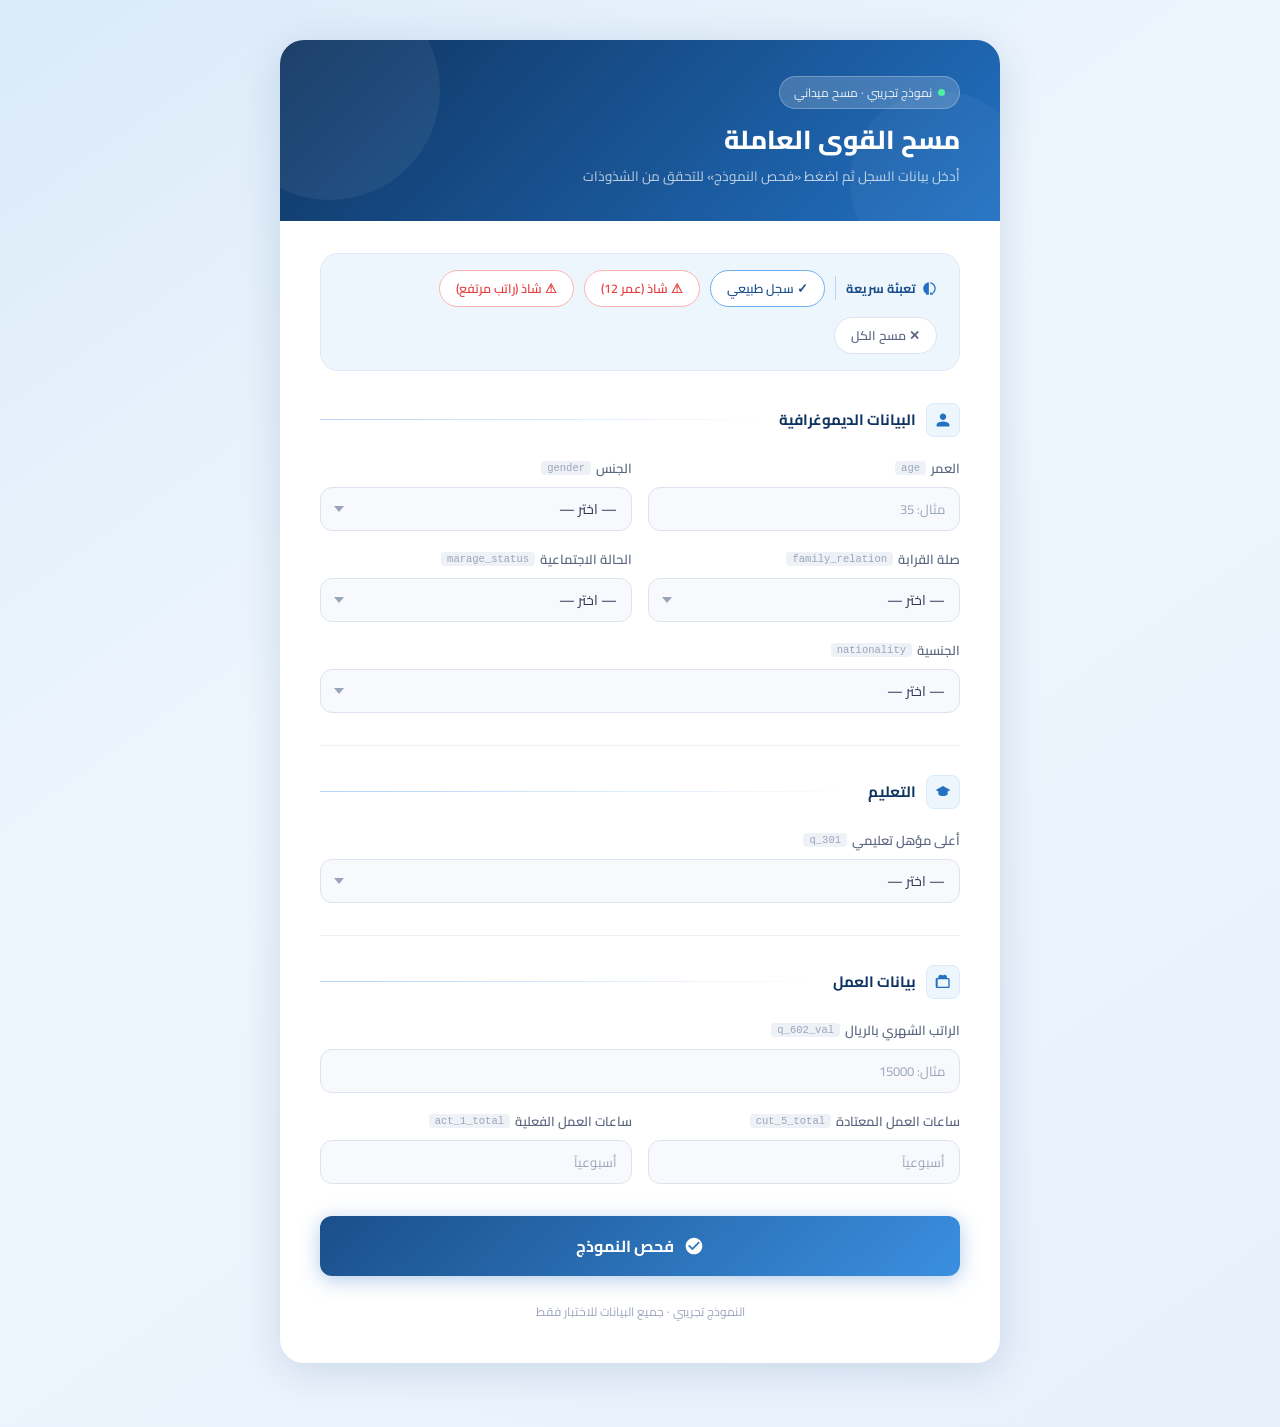
<file: data/de.html>
<!DOCTYPE html>
<html lang="ar" dir="rtl">
<head>
<meta charset="UTF-8">
<meta name="viewport" content="width=device-width, initial-scale=1.0">
<title>نموذج تجريبي: مسح القوى العاملة</title>
<link href="https://fonts.googleapis.com/css2?family=Cairo:wght@300;400;500;600;700;800&display=swap" rel="stylesheet">
<style>
  *, *::before, *::after { box-sizing: border-box; margin: 0; padding: 0; }
  :root {
    --blue-700: #0f3460; --blue-600: #1a4f8a; --blue-500: #2271c3;
    --blue-400: #3b8fe0; --blue-300: #6db0f0; --blue-200: #b3d4f8;
    --blue-100: #daeaf9; --blue-50: #eef6fd;
    --white: #ffffff; --gray-50: #f7f9fc; --gray-100: #eef1f6;
    --gray-200: #dde3ee; --gray-400: #9aa5bc; --gray-600: #5a6680; --gray-800: #2d3654;
    --green-600: #276749; --green-400: #38a169; --green-100: #c6f6d5; --green-50: #f0fff4;
    --red-600: #c53030; --red-400: #e53e3e; --red-100: #fed7d7; --red-50: #fff5f5;
    --radius-sm: 8px; --radius-md: 12px; --radius-lg: 18px; --radius-xl: 24px;
    --shadow-lg: 0 8px 40px rgba(30,60,120,0.15);
    --tr: 0.2s cubic-bezier(0.4,0,0.2,1);
  }
  html { scroll-behavior: smooth; }
  body {
    font-family: 'Cairo', sans-serif;
    background: linear-gradient(145deg, #daeaf9 0%, #eef6fd 40%, #e8f0fb 100%);
    min-height: 100vh; display: flex; align-items: flex-start;
    justify-content: center; padding: 2.5rem 1rem 4rem; color: var(--gray-800);
  }

  /* Card */
  .card { width: 100%; max-width: 720px; background: var(--white); border-radius: var(--radius-xl); box-shadow: var(--shadow-lg); overflow: hidden; animation: slideUp 0.5s cubic-bezier(0.4,0,0.2,1) both; }
  @keyframes slideUp { from{opacity:0;transform:translateY(28px);}to{opacity:1;transform:translateY(0);} }

  /* Header */
  .card-header { background: linear-gradient(135deg, var(--blue-700) 0%, var(--blue-500) 100%); padding: 2.2rem 2.5rem 2rem; position: relative; overflow: hidden; }
  .card-header::before { content:''; position:absolute; top:-60px; left:-60px; width:220px; height:220px; border-radius:50%; background:rgba(255,255,255,0.06); }
  .card-header::after  { content:''; position:absolute; bottom:-50px; right:-30px; width:180px; height:180px; border-radius:50%; background:rgba(255,255,255,0.04); }
  .header-badge { display:inline-flex; align-items:center; gap:6px; background:rgba(255,255,255,0.18); border:1px solid rgba(255,255,255,0.25); border-radius:50px; padding:4px 14px; font-size:12px; color:rgba(255,255,255,0.9); margin-bottom:14px; position:relative; z-index:1; }
  .header-badge .dot { width:7px; height:7px; background:#4df0a0; border-radius:50%; animation:pulse 1.8s infinite; }
  @keyframes pulse { 0%,100%{opacity:1;transform:scale(1);}50%{opacity:0.5;transform:scale(1.3);} }
  .card-header h1 { font-size:26px; font-weight:800; color:var(--white); position:relative; z-index:1; line-height:1.3; margin-bottom:6px; }
  .card-header p  { font-size:13.5px; color:rgba(255,255,255,0.72); position:relative; z-index:1; }

  /* Body */
  .card-body { padding: 2rem 2.5rem 2.5rem; }

  /* Quick fill */
  .quick-fill { background:var(--blue-50); border:1px solid var(--blue-100); border-radius:var(--radius-lg); padding:1rem 1.4rem; margin-bottom:2rem; display:flex; align-items:center; gap:10px; flex-wrap:wrap; }
  .qf-label { font-size:12.5px; font-weight:700; color:var(--blue-600); flex-shrink:0; display:flex; align-items:center; gap:6px; }
  .qf-label svg { width:15px; height:15px; fill:var(--blue-500); }
  .qf-divider { width:1px; height:24px; background:var(--blue-200); flex-shrink:0; }
  .qf-btn { font-family:'Cairo',sans-serif; font-size:12.5px; font-weight:600; padding:6px 16px; border-radius:50px; border:1.5px solid var(--blue-300); background:var(--white); color:var(--blue-600); cursor:pointer; transition:all var(--tr); white-space:nowrap; }
  .qf-btn:hover  { background:var(--blue-500); color:var(--white); border-color:var(--blue-500); transform:translateY(-1px); box-shadow:0 3px 10px rgba(34,113,195,0.25); }
  .qf-btn.danger { border-color:#feb2b2; color:var(--red-400); }
  .qf-btn.danger:hover { background:var(--red-400); color:var(--white); border-color:var(--red-400); box-shadow:0 3px 10px rgba(229,62,62,0.2); }
  .qf-btn.clear  { border-color:var(--gray-200); color:var(--gray-600); }
  .qf-btn.clear:hover { background:var(--gray-100); color:var(--gray-800); border-color:var(--gray-400); box-shadow:none; }

  /* Section */
  .section { margin-bottom:2rem; }
  .section-head { display:flex; align-items:center; gap:10px; margin-bottom:1.2rem; }
  .section-icon { width:34px; height:34px; border-radius:var(--radius-sm); background:var(--blue-50); border:1px solid var(--blue-100); display:flex; align-items:center; justify-content:center; flex-shrink:0; }
  .section-icon svg { width:16px; height:16px; fill:var(--blue-500); }
  .section-title { font-size:15px; font-weight:700; color:var(--blue-700); }
  .section-line  { flex:1; height:1px; background:linear-gradient(to left,transparent,var(--blue-200)); }

  /* Grid */
  .grid-2 { display:grid; grid-template-columns:1fr 1fr; gap:1rem; }
  .col-span-2 { grid-column:1/-1; }

  /* Field */
  .field { display:flex; flex-direction:column; gap:7px; }
  .field label { font-size:13px; font-weight:600; color:var(--gray-600); display:flex; align-items:center; gap:5px; }
  .field label .code { font-size:10.5px; font-weight:500; font-family:'Courier New',monospace; color:var(--gray-400); background:var(--gray-100); padding:1px 6px; border-radius:4px; }
  .field input, .field select { width:100%; height:44px; padding:0 14px; border-radius:var(--radius-md); border:1.5px solid var(--gray-200); background:var(--gray-50); font-family:'Cairo',sans-serif; font-size:14px; color:var(--gray-800); direction:rtl; text-align:right; outline:none; transition:all var(--tr); appearance:none; -webkit-appearance:none; }
  .field input::placeholder { color:var(--gray-400); font-size:13px; }
  .field input:hover, .field select:hover { border-color:var(--blue-300); background:var(--white); }
  .field input:focus, .field select:focus { border-color:var(--blue-400); background:var(--white); box-shadow:0 0 0 4px rgba(59,143,224,0.12); }
  .field input.invalid, .field select.invalid { border-color:var(--red-400); box-shadow:0 0 0 4px rgba(229,62,62,0.10); }
  .select-wrap { position:relative; }
  .select-wrap::after { content:''; position:absolute; left:14px; top:50%; transform:translateY(-50%); width:0; height:0; border-left:5px solid transparent; border-right:5px solid transparent; border-top:6px solid var(--gray-400); pointer-events:none; transition:border-color var(--tr); }
  .select-wrap:focus-within::after { border-top-color:var(--blue-500); }
  .select-wrap select { padding-left:36px; cursor:pointer; }

  /* Submit */
  .btn-check { width:100%; margin-top:0.5rem; padding:15px 24px; background:linear-gradient(135deg,var(--blue-600) 0%,var(--blue-400) 100%); color:var(--white); font-family:'Cairo',sans-serif; font-size:16px; font-weight:700; border:none; border-radius:var(--radius-md); cursor:pointer; display:flex; align-items:center; justify-content:center; gap:10px; transition:all var(--tr); box-shadow:0 4px 20px rgba(34,113,195,0.35); }
  .btn-check svg { width:20px; height:20px; fill:var(--white); flex-shrink:0; }
  .btn-check:hover  { transform:translateY(-2px); box-shadow:0 8px 28px rgba(34,113,195,0.45); }
  .btn-check:active { transform:translateY(0); }

  .divider { border:none; border-top:1px solid var(--gray-100); margin:1.8rem 0; }
  .footer-note { text-align:center; font-size:12px; color:var(--gray-400); margin-top:1.5rem; }

  /* ══ MODAL ══ */
  .modal-overlay { display:none; position:fixed; inset:0; z-index:1000; background:rgba(15,30,60,0.50); backdrop-filter:blur(4px); align-items:center; justify-content:center; padding:1rem; }
  .modal-overlay.open { display:flex; animation:fadeOv 0.25s ease both; }
  @keyframes fadeOv { from{opacity:0;}to{opacity:1;} }
  .modal { width:100%; max-width:480px; background:var(--white); border-radius:var(--radius-xl); box-shadow:0 24px 64px rgba(15,30,80,0.25); overflow:hidden; animation:modalUp 0.3s cubic-bezier(0.34,1.4,0.64,1) both; direction:rtl; }
  @keyframes modalUp { from{opacity:0;transform:translateY(32px) scale(0.95);}to{opacity:1;transform:translateY(0) scale(1);} }

  .modal-header { display:flex; align-items:center; justify-content:space-between; padding:1.3rem 1.5rem 1rem; border-bottom:1px solid var(--gray-100); }
  .modal-title  { font-size:17px; font-weight:800; color:var(--gray-800); display:flex; align-items:center; gap:8px; }
  .modal-title svg { width:18px; height:18px; fill:var(--blue-500); }
  .modal-close  { width:32px; height:32px; border-radius:50%; border:1.5px solid var(--gray-200); background:var(--white); display:flex; align-items:center; justify-content:center; cursor:pointer; transition:all var(--tr); font-size:15px; color:var(--gray-600); font-family:'Cairo',sans-serif; }
  .modal-close:hover { background:var(--gray-100); border-color:var(--gray-400); color:var(--gray-800); }

  .modal-body { padding:1.25rem 1.5rem 1.5rem; display:flex; flex-direction:column; gap:0.9rem; }

  /* Status banner */
  .status-banner { border-radius:var(--radius-md); padding:1rem 1.25rem; display:flex; align-items:center; justify-content:flex-end; gap:10px; font-size:16px; font-weight:700; }
  .status-banner.clean   { background:var(--green-50); border:1.5px solid var(--green-100); color:var(--green-600); }
  .status-banner.anomaly { background:var(--red-50);   border:1.5px solid var(--red-100);   color:var(--red-600); }

  /* AI box */
  .ai-box { background:var(--gray-50); border-radius:var(--radius-md); border:1px solid var(--gray-200); padding:1rem 1.1rem; display:none; }
  .ai-box.visible { display:block; }
  .ai-box-header { display:flex; align-items:center; gap:7px; font-size:13px; font-weight:700; color:var(--blue-600); margin-bottom:8px; }
  .ai-box-header svg { width:15px; height:15px; fill:var(--blue-400); }
  .ai-box p { font-size:13px; color:var(--gray-600); line-height:1.85; text-align:right; }

  /* Score rows */
  .score-row { display:flex; align-items:center; justify-content:space-between; padding:0.85rem 1rem; border-radius:var(--radius-md); border:1px solid var(--gray-200); background:var(--white); border-right:4px solid var(--gray-200); }
  .score-row.ok-row  { border-right-color:var(--green-400); }
  .score-row.bad-row { border-right-color:var(--red-400); }
  .score-name { font-size:14px; font-weight:700; color:var(--gray-800); }
  .score-val  { font-size:13.5px; font-weight:700; }
  .score-val.ok  { color:var(--green-600); }
  .score-val.bad { color:var(--red-600); }

  @media(max-width:560px){
    body{padding:1rem 0.75rem 3rem;}
    .card-header,.card-body{padding:1.5rem;}
    .card-header h1{font-size:21px;}
    .grid-2{grid-template-columns:1fr;}
    .col-span-2{grid-column:auto;}
  }
</style>
</head>
<body>

<!-- FORM CARD -->
<div class="card">
  <div class="card-header">
    <div class="header-badge"><span class="dot"></span>نموذج تجريبي · مسح ميداني</div>
    <h1>مسح القوى العاملة</h1>
    <p>أدخل بيانات السجل ثم اضغط «فحص النموذج» للتحقق من الشذوذات</p>
  </div>

  <div class="card-body">

    <div class="quick-fill">
      <span class="qf-label">
        <svg viewBox="0 0 24 24"><path d="M13 2.05v2.02c3.95.49 7 3.85 7 7.93 0 3.21-1.81 6.01-4.5 7.5L13 17v5h5l-1.22-1.22C19.91 19.07 22 15.76 22 12c0-5.18-3.95-9.45-9-9.95zM11 2.05C5.95 2.55 2 6.82 2 12c0 3.76 2.09 7.07 5.22 8.78L6 22h5V2.05z"/></svg>
        تعبئة سريعة
      </span>
      <div class="qf-divider"></div>
      <button class="qf-btn"        onclick="fillNormal()">✓ سجل طبيعي</button>
      <button class="qf-btn danger" onclick="fillAnomaly1()">⚠ شاذ (عمر 12)</button>
      <button class="qf-btn danger" onclick="fillAnomaly2()">⚠ شاذ (راتب مرتفع)</button>
      <button class="qf-btn clear"  onclick="clearAll()">✕ مسح الكل</button>
    </div>

    <!-- Section 1: Demographics -->
    <div class="section">
      <div class="section-head">
        <div class="section-icon"><svg viewBox="0 0 24 24"><path d="M12 12c2.7 0 4.8-2.1 4.8-4.8S14.7 2.4 12 2.4 7.2 4.5 7.2 7.2 9.3 12 12 12zm0 2.4c-3.2 0-9.6 1.6-9.6 4.8v2.4h19.2v-2.4c0-3.2-6.4-4.8-9.6-4.8z"/></svg></div>
        <span class="section-title">البيانات الديموغرافية</span>
        <div class="section-line"></div>
      </div>
      <div class="grid-2">
        <div class="field">
          <label>العمر <span class="code">age</span></label>
          <input type="number" id="age" min="1" max="120" placeholder="مثال: 35">
        </div>
        <div class="field">
          <label>الجنس <span class="code">gender</span></label>
          <div class="select-wrap"><select id="gender"><option value="">— اختر —</option><option value="male">ذكر</option><option value="female">أنثى</option></select></div>
        </div>
        <div class="field">
          <label>صلة القرابة <span class="code">family_relation</span></label>
          <div class="select-wrap"><select id="family_relation"><option value="">— اختر —</option><option value="head">رئيس الأسرة</option><option value="spouse">زوج / زوجة</option><option value="son">ابن</option><option value="daughter">ابنة</option><option value="sibling">أخ</option><option value="relative">أقارب آخرون</option><option value="domestic">عمالة منزلية</option><option value="none">لا توجد صلة قرابة</option></select></div>
        </div>
        <div class="field">
          <label>الحالة الاجتماعية <span class="code">marage_status</span></label>
          <div class="select-wrap"><select id="marage_status"><option value="">— اختر —</option><option value="single">لم يسبق الزواج</option><option value="married">متزوج / متزوجة</option><option value="divorced">مطلق / مطلقة</option><option value="widowed">أرمل / أرملة</option></select></div>
        </div>
        <div class="field col-span-2">
          <label>الجنسية <span class="code">nationality</span></label>
          <div class="select-wrap"><select id="nationality"><option value="">— اختر —</option><option value="sa">سعودي</option><option value="eg">مصري</option><option value="ye">يمني</option><option value="pk">باكستاني</option><option value="et">إثيوبي</option><option value="ph">فلبيني</option><option value="sd">سوداني</option><option value="jo">أردني</option><option value="lb">لبناني</option></select></div>
        </div>
      </div>
    </div>

    <hr class="divider">

    <!-- Section 2: Education -->
    <div class="section">
      <div class="section-head">
        <div class="section-icon"><svg viewBox="0 0 24 24"><path d="M12 3L1 9l4 2.18V15s0 3 7 3 7-3 7-3v-3.82L23 9 12 3zm6 8.99l-6 3.01-6-3.01V13l6 3 6-3v-.01z"/></svg></div>
        <span class="section-title">التعليم</span>
        <div class="section-line"></div>
      </div>
      <div class="field">
        <label>أعلى مؤهل تعليمي <span class="code">q_301</span></label>
        <div class="select-wrap"><select id="q_301"><option value="">— اختر —</option><option value="0">بدون تعليم رسمي</option><option value="1">ابتدائي (دون إكمال)</option><option value="2">التعليم الابتدائي</option><option value="3">التعليم المتوسط</option><option value="4">الثانوي (عام)</option><option value="5">الثانوي (مهني)</option><option value="6">دبلوم مشارك</option><option value="7">دبلوم متوسط</option><option value="8">بكالوريوس</option><option value="9">بكالوريوس (5 سنوات)</option><option value="10">ماجستير</option><option value="11">دكتوراه</option></select></div>
      </div>
    </div>

    <hr class="divider">

    <!-- Section 3: Work -->
    <div class="section">
      <div class="section-head">
        <div class="section-icon"><svg viewBox="0 0 24 24"><path d="M20 6h-2.18c.07-.44.18-.88.18-1.35C18 2.53 16.5 1 14.65 1c-1.2 0-2.16.55-2.77 1.39L12 3.25l-.88-1.86C10.51 1.55 9.55 1 8.35 1 6.5 1 5 2.53 5 4.65c0 .47.11.9.18 1.35H3c-1.1 0-2 .9-2 2v11c0 1.1.9 2 2 2h17c1.1 0 2-.9 2-2V8c0-1.1-.9-2-2-2zM20 19H4V8h16v11z"/></svg></div>
        <span class="section-title">بيانات العمل</span>
        <div class="section-line"></div>
      </div>
      <div class="grid-2">
        <div class="field col-span-2">
          <label>الراتب الشهري بالريال <span class="code">q_602_val</span></label>
          <input type="number" id="q_602_val" min="0" placeholder="مثال: 15000">
        </div>
        <div class="field">
          <label>ساعات العمل المعتادة <span class="code">cut_5_total</span></label>
          <input type="number" id="cut_5_total" min="0" max="168" placeholder="أسبوعياً">
        </div>
        <div class="field">
          <label>ساعات العمل الفعلية <span class="code">act_1_total</span></label>
          <input type="number" id="act_1_total" min="0" max="168" placeholder="أسبوعياً">
        </div>
      </div>
    </div>

    <button class="btn-check" onclick="checkForm()">
      <svg viewBox="0 0 24 24"><path d="M12 2C6.48 2 2 6.48 2 12s4.48 10 10 10 10-4.48 10-10S17.52 2 12 2zm-2 15l-5-5 1.41-1.41L10 14.17l7.59-7.59L19 8l-9 9z"/></svg>
      فحص النموذج
    </button>

    <p class="footer-note">النموذج تجريبي · جميع البيانات للاختبار فقط</p>
  </div>
</div>


<!-- MODAL -->
<div class="modal-overlay" id="modalOverlay" onclick="outsideClose(event)">
  <div class="modal">

    <div class="modal-header">
      <div class="modal-title">
        <svg viewBox="0 0 24 24"><path d="M12 2C6.48 2 2 6.48 2 12s4.48 10 10 10 10-4.48 10-10S17.52 2 12 2zm1 15h-2v-6h2v6zm0-8h-2V7h2v2z"/></svg>
        نتائج فحص سديد
      </div>
      <button class="modal-close" onclick="closeModal()">✕</button>
    </div>

    <div class="modal-body">

      <div class="status-banner" id="statusBanner">
        <span id="statusText"></span>
      </div>

      <div class="ai-box" id="aiBox">
        <div class="ai-box-header">
          <svg viewBox="0 0 24 24"><path d="M20 2H4c-1.1 0-2 .9-2 2v18l4-4h14c1.1 0 2-.9 2-2V4c0-1.1-.9-2-2-2zm0 14H6l-2 2V4h16v12z"/></svg>
          تفسير الذكاء الاصطناعي
        </div>
        <p id="aiText"></p>
      </div>

      <div class="score-row" id="geRow">
        <div class="score-name">قواعد الأعمال (GE)</div>
        <div class="score-val" id="geVal"></div>
      </div>

      <div class="score-row" id="svmRow">
        <div class="score-name">النموذج الإحصائي (SVM)</div>
        <div class="score-val" id="svmVal"></div>
      </div>

    </div>
  </div>
</div>


<script>
  const IDS = ['age','gender','family_relation','marage_status','nationality','q_301','q_602_val','cut_5_total','act_1_total'];
  const g = id => document.getElementById(id);
  const v = id => g(id).value;
  const s = (id,val) => { g(id).value = val; };

  function clearInvalid(){ IDS.forEach(id => g(id).classList.remove('invalid')); }

  function fillNormal(){
    clearInvalid();
    s('age',35); s('gender','male'); s('family_relation','head');
    s('marage_status','married'); s('nationality','sa'); s('q_301','8');
    s('q_602_val',8000); s('cut_5_total',40); s('act_1_total',42);
  }
  function fillAnomaly1(){
    clearInvalid();
    s('age',12); s('gender','male'); s('family_relation','son');
    s('marage_status','married'); s('nationality','eg'); s('q_301','2');
    s('q_602_val',60000); s('cut_5_total',40); s('act_1_total',40);
  }
  function fillAnomaly2(){
    clearInvalid();
    s('age',28); s('gender','female'); s('family_relation','spouse');
    s('marage_status','married'); s('nationality','lb'); s('q_301','8');
    s('q_602_val',999999); s('cut_5_total',40); s('act_1_total',40);
  }
  function clearAll(){
    IDS.forEach(id => { g(id).value = ''; });
    clearInvalid();
  }

  function checkForm(){
    clearInvalid();
    const age    = parseInt(v('age'));
    const salary = parseInt(v('q_602_val'));
    const mar    = v('marage_status');
    const edu    = parseInt(v('q_301'));
    const cutHrs = parseInt(v('cut_5_total'));
    const actHrs = parseInt(v('act_1_total'));

    const issues = [];
    const reasons = [];

    if(!isNaN(age) && age < 15){
      issues.push('age'); g('age').classList.add('invalid');
      reasons.push('العمر (' + age + ' سنة) أقل من الحد القانوني للعمل');
    }
    if(!isNaN(salary) && salary > 100000){
      issues.push('salary'); g('q_602_val').classList.add('invalid');
      reasons.push('الراتب (' + salary.toLocaleString('ar-SA') + ' ريال) مرتفع بشكل غير معتاد');
    }
    if(!isNaN(age) && age < 18 && mar === 'married'){
      issues.push('mar'); g('marage_status').classList.add('invalid');
      reasons.push('الحالة الاجتماعية متزوج مع عمر ' + age + ' سنة أمر مستحيل قانونياً');
    }
    if(!isNaN(age) && age < 20 && edu >= 8){
      issues.push('edu'); g('q_301').classList.add('invalid');
      reasons.push('الحصول على بكالوريوس بعمر ' + age + ' سنة لا يتوافق مع السن المتوقع للتخرج');
    }
    if(!isNaN(actHrs) && !isNaN(cutHrs) && actHrs > cutHrs * 1.5){
      issues.push('hrs'); g('act_1_total').classList.add('invalid');
      reasons.push('ساعات العمل الفعلية (' + actHrs + ') أعلى بكثير من المعتادة (' + cutHrs + ')');
    }

    const isClean = issues.length === 0;
    const gePct   = isClean ? '0.0' : (Math.min(issues.length * 11 + Math.random()*6, 97)).toFixed(1);
    const svmPct  = isClean ? '1.2' : (Math.min(parseFloat(gePct) + 18 + Math.random()*22, 99.7)).toFixed(1);

    showModal(isClean, reasons, gePct, svmPct);
  }

  function showModal(isClean, reasons, gePct, svmPct){
    const banner = g('statusBanner');
    const aiBox  = g('aiBox');

    if(isClean){
      banner.className = 'status-banner clean';
      g('statusText').textContent = '✓ البيانات طبيعية';
      aiBox.classList.remove('visible');

      g('geRow').className  = 'score-row ok-row';
      g('geVal').className  = 'score-val ok';
      g('geVal').textContent = '✓ ' + gePct + '%';

      g('svmRow').className  = 'score-row ok-row';
      g('svmVal').className  = 'score-val ok';
      g('svmVal').textContent = '✓ ' + svmPct + '%';
    } else {
      banner.className = 'status-banner anomaly';
      g('statusText').textContent = '⚠ تم اكتشاف شذوذ في البيانات';
      aiBox.classList.add('visible');
      g('aiText').textContent = 'هذا السجل متناقض بشكل حسيم لأن ' + reasons.join('، وأيضاً ') + '. مما يشير إلى خطأ محتمل في إدخال البيانات.';

      g('geRow').className  = 'score-row bad-row';
      g('geVal').className  = 'score-val bad';
      g('geVal').textContent = '⚠ ' + gePct + '%';

      g('svmRow').className  = 'score-row bad-row';
      g('svmVal').className  = 'score-val bad';
      g('svmVal').textContent = '⚠ ' + svmPct + '%';
    }

    g('modalOverlay').classList.add('open');
    document.body.style.overflow = 'hidden';
  }

  function closeModal(){
    g('modalOverlay').classList.remove('open');
    document.body.style.overflow = '';
  }
  function outsideClose(e){
    if(e.target === g('modalOverlay')) closeModal();
  }
  document.addEventListener('keydown', e => { if(e.key === 'Escape') closeModal(); });
</script>
</body>
</html>
</file>
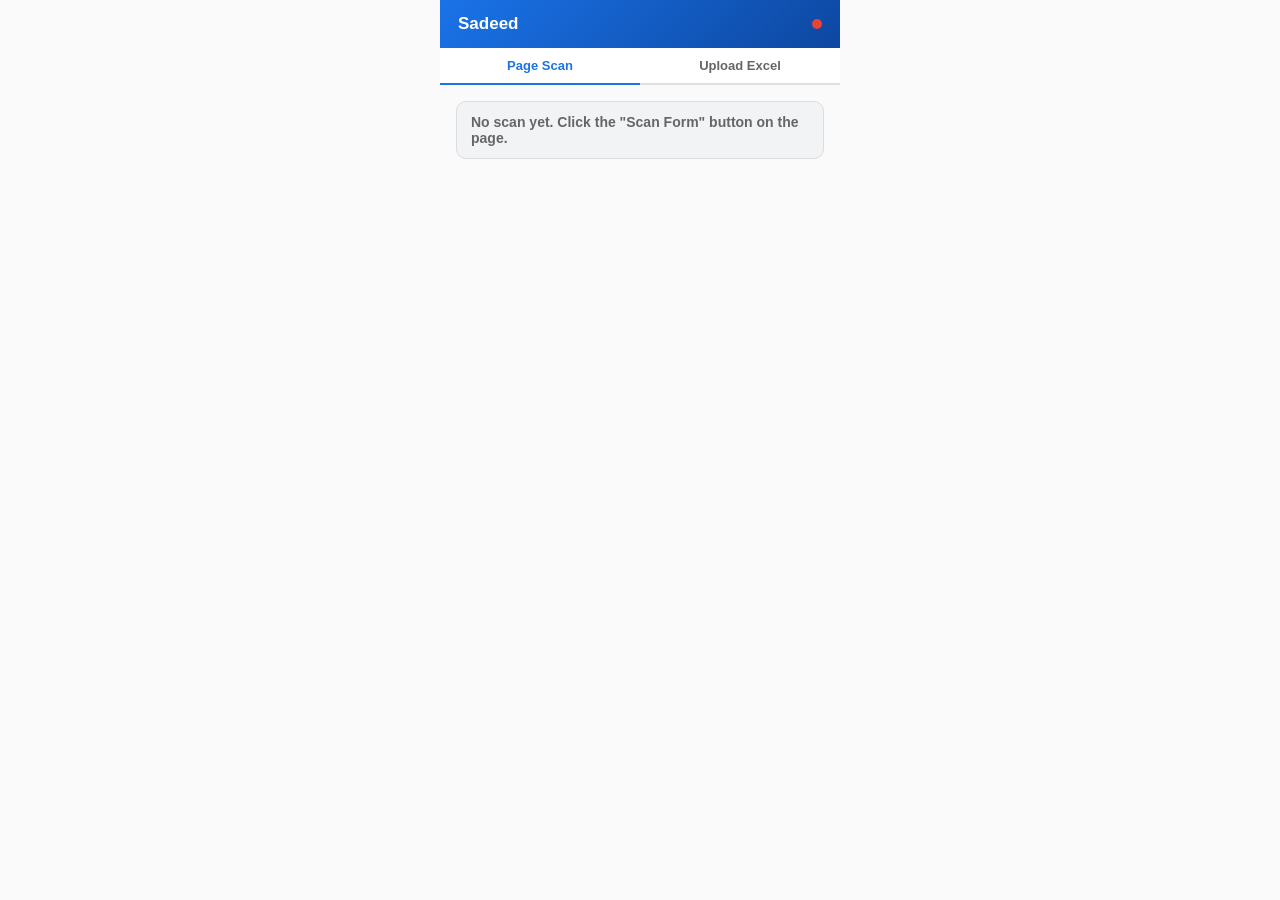
<file: extension/popup.html>
<!DOCTYPE html>
<html lang="en" dir="ltr">
<head>
  <meta charset="UTF-8">
  <style>
    /* ---- Reset & Base ---- */
    * { margin: 0; padding: 0; box-sizing: border-box; }

    body {
      width: 400px;
      min-height: 320px;
      max-height: 600px;
      overflow-y: auto;
      margin: 0 auto;
      font-family: "Segoe UI", Tahoma, Arial, sans-serif;
      background: #fafafa;
      color: #1a1a1a;
      direction: ltr;
      font-size: 13px;
    }

    /* ---- Header ---- */
    .header {
      background: linear-gradient(135deg, #1a73e8, #0d47a1);
      color: #fff;
      padding: 14px 18px;
      display: flex;
      align-items: center;
      justify-content: space-between;
    }

    .header h1 {
      font-size: 17px;
      font-weight: 700;
    }

    .health-dot {
      width: 10px;
      height: 10px;
      border-radius: 50%;
      background: #999;
      transition: background 0.3s;
    }

    .health-dot.online { background: #34a853; }
    .health-dot.offline { background: #ea4335; }

    /* ---- Tabs ---- */
    .tabs {
      display: flex;
      border-bottom: 2px solid #e0e0e0;
      background: #fff;
    }

    .tab-btn {
      flex: 1;
      padding: 10px 0;
      border: none;
      background: none;
      font-size: 13px;
      font-weight: 600;
      color: #666;
      cursor: pointer;
      transition: color 0.2s, border-bottom 0.2s;
      border-bottom: 2px solid transparent;
      margin-bottom: -2px;
      font-family: inherit;
    }

    .tab-btn.active {
      color: #1a73e8;
      border-bottom-color: #1a73e8;
    }

    .tab-content {
      display: none;
      padding: 16px;
    }

    .tab-content.active {
      display: block;
    }

    /* ---- Scan Tab ---- */
    .verdict-banner {
      padding: 12px 14px;
      border-radius: 10px;
      margin-bottom: 14px;
      font-size: 14px;
      font-weight: 600;
    }

    .verdict-banner.clean {
      background: #e6f4ea;
      color: #137333;
      border: 1px solid #34a853;
    }

    .verdict-banner.anomaly {
      background: #fce8e6;
      color: #c5221f;
      border: 1px solid #ea4335;
    }

    .verdict-banner.hard-error {
      background: #fce8e6;
      color: #a50e0e;
      border: 2px solid #c5221f;
    }

    .verdict-banner.warning {
      background: #fef7e0;
      color: #e37400;
      border: 1px solid #f9ab00;
    }

    .verdict-banner.idle {
      background: #f1f3f4;
      color: #666;
      border: 1px solid #dadce0;
    }

    .strategy-card {
      background: #f8f9fa;
      border-radius: 8px;
      padding: 10px 12px;
      margin-bottom: 8px;
      border-left: 3px solid #dadce0;
    }

    .strategy-card.flagged { border-left-color: #ea4335; border-right-color: transparent; }
    .strategy-card.passed { border-left-color: #34a853; border-right-color: transparent; }

    .strategy-header {
      display: flex;
      justify-content: space-between;
      align-items: center;
      margin-bottom: 4px;
    }

    .strategy-name {
      font-weight: 600;
      font-size: 12px;
    }

    .strategy-score {
      font-size: 11px;
      color: #666;
      direction: ltr;
    }

    .strategy-explanation {
      font-size: 11px;
      color: #555;
      line-height: 1.5;
    }

    /* ---- Upload Tab ---- */
    .upload-zone {
      border: 2px dashed #dadce0;
      border-radius: 10px;
      padding: 24px;
      text-align: center;
      cursor: pointer;
      transition: border-color 0.2s, background 0.2s;
      margin-bottom: 12px;
    }

    .upload-zone:hover {
      border-color: #1a73e8;
      background: #e8f0fe;
    }

    .upload-zone .icon { font-size: 28px; margin-bottom: 6px; }
    .upload-zone .label { font-size: 13px; color: #555; }

    .upload-zone input[type="file"] {
      display: none;
    }

    .upload-progress {
      display: none;
      margin-bottom: 12px;
    }

    .progress-bar-outer {
      height: 6px;
      background: #e0e0e0;
      border-radius: 3px;
      overflow: hidden;
      margin-bottom: 6px;
    }

    .progress-bar-inner {
      height: 100%;
      background: #1a73e8;
      border-radius: 3px;
      width: 0%;
      transition: width 0.2s;
    }

    .progress-text {
      font-size: 11px;
      color: #666;
      text-align: center;
    }

    .summary-box {
      display: none;
      padding: 12px 14px;
      border-radius: 10px;
      margin-bottom: 12px;
      background: #f1f3f4;
      border: 1px solid #dadce0;
    }

    .summary-stats {
      display: flex;
      gap: 12px;
      justify-content: center;
    }

    .stat {
      text-align: center;
    }

    .stat-value {
      font-size: 20px;
      font-weight: 700;
    }

    .stat-value.total { color: #1a73e8; }
    .stat-value.anomalies { color: #ea4335; }
    .stat-value.clean-count { color: #34a853; }

    .stat-label {
      font-size: 10px;
      color: #888;
    }

    .results-table-wrap {
      display: none;
      max-height: 240px;
      overflow-y: auto;
      border: 1px solid #e0e0e0;
      border-radius: 8px;
    }

    .results-table {
      width: 100%;
      border-collapse: collapse;
      font-size: 11px;
    }

    .results-table th {
      background: #f1f3f4;
      padding: 6px 8px;
      text-align: left;
      font-weight: 600;
      position: sticky;
      top: 0;
    }

    .results-table td {
      padding: 6px 8px;
      border-top: 1px solid #eee;
    }

    .results-table tr.row-anomaly td {
      background: #fce8e6;
    }

    .badge-anomaly {
      display: inline-block;
      background: #ea4335;
      color: #fff;
      padding: 1px 7px;
      border-radius: 8px;
      font-size: 10px;
      font-weight: 600;
    }

    .badge-hard {
      background: #a50e0e;
    }

    .badge-warning {
      background: #f9ab00;
      color: #333;
    }

    .badge-clean {
      display: inline-block;
      background: #34a853;
      color: #fff;
      padding: 1px 7px;
      border-radius: 8px;
      font-size: 10px;
      font-weight: 600;
    }
  </style>
</head>
<body>
  <!-- Header -->
  <div class="header">
    <h1>Sadeed</h1>
    <div class="health-dot" id="healthDot" title="Server status"></div>
  </div>

  <!-- Tabs -->
  <div class="tabs">
    <button class="tab-btn active" data-tab="scan">Page Scan</button>
    <button class="tab-btn" data-tab="upload">Upload Excel</button>
  </div>

  <!-- Scan Tab -->
  <div class="tab-content active" id="tab-scan">
    <div class="verdict-banner idle" id="scanVerdict">
      No scan yet. Click the "Scan Form" button on the page.
    </div>
    <div id="scanStrategies"></div>
  </div>

  <!-- Upload Tab -->
  <div class="tab-content" id="tab-upload">
    <div class="upload-zone" id="uploadZone">
      <div class="icon">📄</div>
      <div class="label">Drag an Excel file here or click to select</div>
      <input type="file" id="fileInput" accept=".xlsx,.xls">
    </div>

    <div class="upload-progress" id="uploadProgress">
      <div class="progress-bar-outer">
        <div class="progress-bar-inner" id="progressBar"></div>
      </div>
      <div class="progress-text" id="progressText">0 / 0</div>
    </div>

    <div class="summary-box" id="summaryBox">
      <div class="summary-stats">
        <div class="stat">
          <div class="stat-value total" id="statTotal">0</div>
          <div class="stat-label">Total</div>
        </div>
        <div class="stat">
          <div class="stat-value anomalies" id="statAnomalies">0</div>
          <div class="stat-label">Anomalies</div>
        </div>
        <div class="stat">
          <div class="stat-value clean-count" id="statClean">0</div>
          <div class="stat-label">Clean</div>
        </div>
      </div>
    </div>

    <div class="results-table-wrap" id="resultsTableWrap">
      <table class="results-table" id="resultsTable">
        <thead>
          <tr>
            <th>#</th>
            <th>Verdict</th>
            <th>GE</th>
            <th>SVM</th>
            <th>LLM</th>
          </tr>
        </thead>
        <tbody id="resultsBody"></tbody>
      </table>
    </div>
  </div>

  <!-- SheetJS (bundled locally for Manifest V3 CSP compliance) -->
  <script src="lib/xlsx.full.min.js"></script>
  <script src="popup.js"></script>
</body>
</html>
</file>
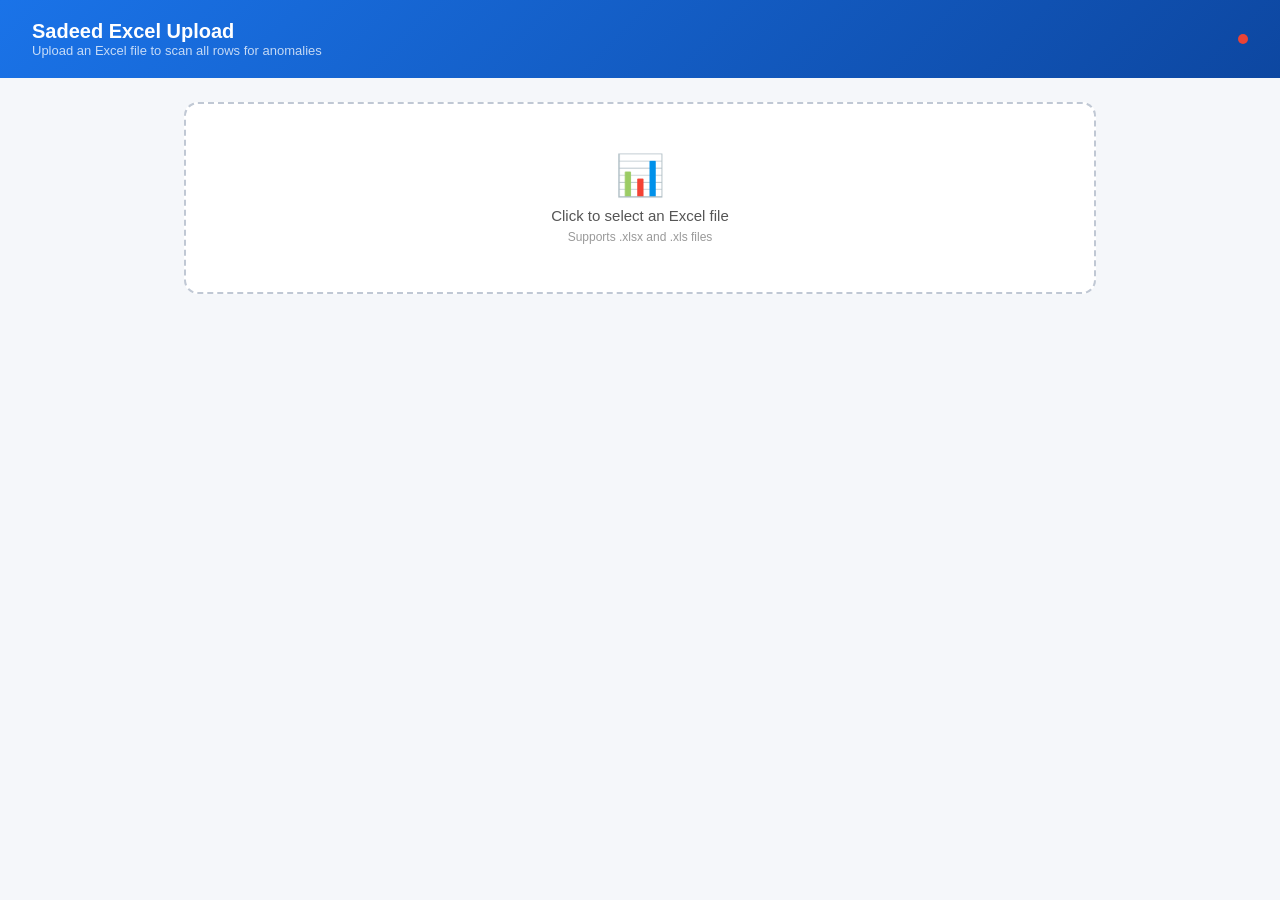
<file: extension/upload.html>
<!DOCTYPE html>
<html lang="en" dir="ltr">
<head>
  <meta charset="UTF-8">
  <meta name="viewport" content="width=device-width, initial-scale=1.0">
  <title>Sadeed Excel Upload</title>
  <style>
    * { margin: 0; padding: 0; box-sizing: border-box; }
    body { font-family: "Segoe UI", Tahoma, Arial, sans-serif; background: #f5f7fa; color: #1a1a1a; min-height: 100vh; }

    .header {
      background: linear-gradient(135deg, #1a73e8, #0d47a1);
      color: #fff; padding: 20px 32px; display: flex; align-items: center; justify-content: space-between;
    }
    .header h1 { font-size: 20px; font-weight: 700; }
    .header .subtitle { font-size: 13px; opacity: 0.75; }
    .health-dot { width: 10px; height: 10px; border-radius: 50%; background: #999; }
    .health-dot.online { background: #34a853; }
    .health-dot.offline { background: #ea4335; }

    .container { max-width: 960px; margin: 24px auto; padding: 0 24px; }

    .upload-zone {
      border: 2px dashed #c0c8d4; border-radius: 14px; padding: 48px; text-align: center;
      cursor: pointer; transition: all 0.2s; background: #fff; margin-bottom: 24px;
    }
    .upload-zone:hover { border-color: #1a73e8; background: #e8f0fe; }
    .upload-zone.dragging { border-color: #1a73e8; background: #e8f0fe; }
    .upload-zone .icon { font-size: 40px; margin-bottom: 8px; }
    .upload-zone .label { font-size: 15px; color: #555; }
    .upload-zone .hint { font-size: 12px; color: #999; margin-top: 6px; }

    .progress-section { display: none; margin-bottom: 24px; background: #fff; border-radius: 12px; padding: 20px 24px; box-shadow: 0 1px 4px rgba(0,0,0,0.06); }
    .progress-bar-outer { height: 8px; background: #e0e0e0; border-radius: 4px; overflow: hidden; margin-bottom: 8px; }
    .progress-bar-inner { height: 100%; background: linear-gradient(90deg, #1a73e8, #34a853); border-radius: 4px; width: 0%; transition: width 0.3s; }
    .progress-text { font-size: 13px; color: #666; text-align: center; }

    .summary-cards { display: none; grid-template-columns: repeat(3, 1fr); gap: 16px; margin-bottom: 24px; }
    .summary-cards.visible { display: grid; }
    .card { background: #fff; border-radius: 12px; padding: 20px; text-align: center; box-shadow: 0 1px 4px rgba(0,0,0,0.06); }
    .card-value { font-size: 32px; font-weight: 800; }
    .card-value.total { color: #1a73e8; }
    .card-value.anomalies { color: #ea4335; }
    .card-value.clean { color: #34a853; }
    .card-label { font-size: 12px; color: #888; margin-top: 4px; }

    .results-section { display: none; }
    .results-section.visible { display: block; }

    .results-table { width: 100%; border-collapse: collapse; background: #fff; border-radius: 12px; overflow: hidden; box-shadow: 0 1px 4px rgba(0,0,0,0.06); }
    .results-table th { background: #f1f3f4; padding: 12px 16px; text-align: left; font-size: 12px; font-weight: 700; color: #555; text-transform: uppercase; letter-spacing: 0.5px; position: sticky; top: 0; }
    .results-table td { padding: 12px 16px; border-top: 1px solid #eee; font-size: 13px; vertical-align: top; }
    .results-table tr:hover td { background: #f8f9fa; }

    .badge { display: inline-block; padding: 3px 10px; border-radius: 20px; font-size: 11px; font-weight: 700; }
    .badge-clean { background: #e6f4ea; color: #137333; }
    .badge-warning { background: #fef7e0; color: #e37400; }
    .badge-hard { background: #fce8e6; color: #a50e0e; }

    .score { font-family: "Courier New", monospace; font-size: 12px; }
    .score-ok { color: #34a853; }
    .score-bad { color: #ea4335; }

    .explanation-cell { max-width: 300px; font-size: 12px; color: #555; line-height: 1.5; }

    .expand-btn { background: none; border: none; color: #1a73e8; cursor: pointer; font-size: 11px; font-weight: 600; padding: 2px 0; }
    .expand-btn:hover { text-decoration: underline; }
  </style>
</head>
<body>

  <div class="header">
    <div>
      <h1>Sadeed Excel Upload</h1>
      <div class="subtitle">Upload an Excel file to scan all rows for anomalies</div>
    </div>
    <div class="health-dot" id="healthDot" title="Checking..."></div>
  </div>

  <div class="container">
    <input type="file" id="fileInput" accept=".xlsx,.xls" style="display:none">
    <div class="upload-zone" id="uploadZone">
      <div class="icon">📊</div>
      <div class="label">Click to select an Excel file</div>
      <div class="hint">Supports .xlsx and .xls files</div>
    </div>

    <div class="progress-section" id="progressSection">
      <div class="progress-bar-outer">
        <div class="progress-bar-inner" id="progressBar"></div>
      </div>
      <div class="progress-text" id="progressText">0 / 0</div>
    </div>

    <div class="summary-cards" id="summaryCards">
      <div class="card">
        <div class="card-value total" id="statTotal">0</div>
        <div class="card-label">Total Records</div>
      </div>
      <div class="card">
        <div class="card-value anomalies" id="statAnomalies">0</div>
        <div class="card-label">Anomalies</div>
      </div>
      <div class="card">
        <div class="card-value clean" id="statClean">0</div>
        <div class="card-label">Clean</div>
      </div>
    </div>

    <div class="results-section" id="resultsSection">
      <table class="results-table">
        <thead>
          <tr>
            <th>#</th>
            <th>Verdict</th>
            <th>GE</th>
            <th>SVM</th>
            <th>LLM</th>
            <th>Explanation</th>
          </tr>
        </thead>
        <tbody id="resultsBody"></tbody>
      </table>
    </div>
  </div>

  <script src="lib/xlsx.full.min.js"></script>
  <script src="upload.js"></script>
</body>
</html>
</file>
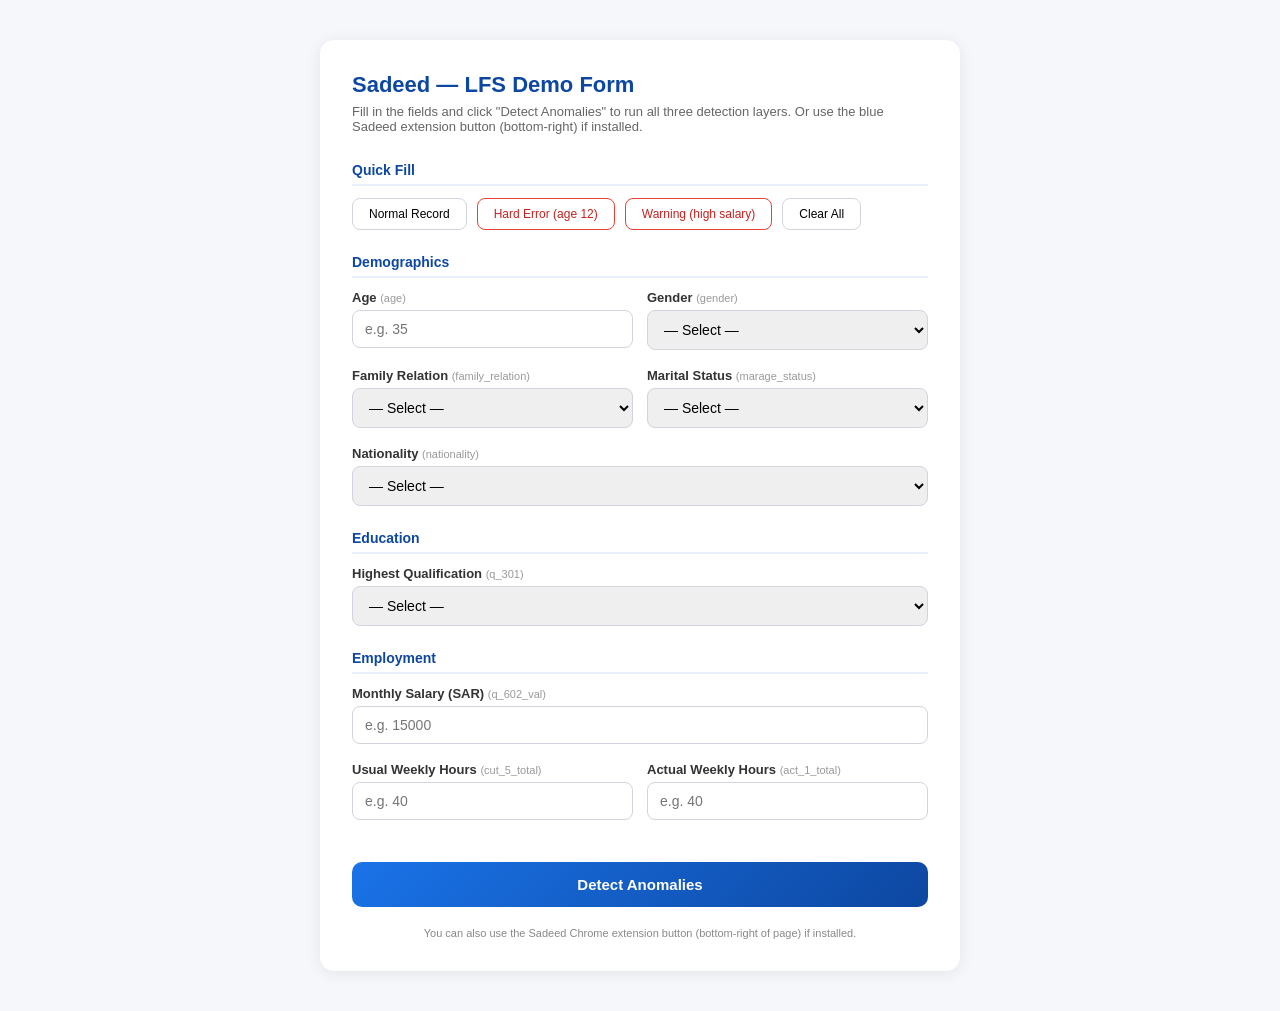
<file: frontend/demo-form.html>
<!DOCTYPE html>
<html lang="en" dir="ltr">
<head>
  <meta charset="UTF-8">
  <meta name="viewport" content="width=device-width, initial-scale=1.0">
  <title>Sadeed — LFS Demo Form</title>
  <style>
    * { margin: 0; padding: 0; box-sizing: border-box; }
    body { font-family: "Segoe UI", Tahoma, Arial, sans-serif; background: #f5f7fa; color: #1a1a1a; padding: 40px 20px; }
    .container { max-width: 640px; margin: 0 auto; background: #fff; border-radius: 14px; box-shadow: 0 2px 16px rgba(0,0,0,0.08); padding: 32px; }
    h1 { font-size: 22px; margin-bottom: 6px; color: #0d47a1; }
    .subtitle { font-size: 13px; color: #666; margin-bottom: 28px; }
    .field { margin-bottom: 18px; }
    label { display: block; font-size: 13px; font-weight: 600; margin-bottom: 5px; color: #333; }
    label .code { font-weight: 400; color: #999; font-size: 11px; }
    input, select { width: 100%; padding: 10px 12px; border: 1px solid #d0d5dd; border-radius: 8px; font-size: 14px; font-family: inherit; }
    input:focus, select:focus { outline: none; border-color: #1a73e8; box-shadow: 0 0 0 3px rgba(26,115,232,0.12); }
    .row { display: flex; gap: 14px; }
    .row .field { flex: 1; }
    .section { font-size: 14px; font-weight: 700; color: #0d47a1; margin: 24px 0 12px; padding-bottom: 6px; border-bottom: 2px solid #e8f0fe; }
    .presets { margin-bottom: 24px; display: flex; gap: 10px; flex-wrap: wrap; }
    .preset-btn { padding: 8px 16px; border: 1px solid #d0d5dd; border-radius: 8px; background: #fff; cursor: pointer; font-size: 12px; font-family: inherit; transition: all 0.15s; }
    .preset-btn:hover { border-color: #1a73e8; background: #e8f0fe; }
    .preset-btn.anomaly { border-color: #ea4335; color: #c5221f; }
    .preset-btn.anomaly:hover { background: #fce8e6; }
    .detect-btn { display: block; width: 100%; padding: 14px; margin-top: 24px; border: none; border-radius: 10px; background: linear-gradient(135deg, #1a73e8, #0d47a1); color: #fff; font-size: 15px; font-weight: 700; font-family: inherit; cursor: pointer; transition: opacity 0.2s; }
    .detect-btn:hover { opacity: 0.9; }
    .detect-btn:disabled { opacity: 0.5; cursor: not-allowed; }
    .result-box { margin-top: 20px; padding: 16px; border-radius: 10px; display: none; }
    .result-box.clean { background: #e6f4ea; border: 1px solid #34a853; color: #137333; }
    .result-box.warning { background: #fef7e0; border: 1px solid #f9ab00; color: #e37400; }
    .result-box.hard-error { background: #fce8e6; border: 2px solid #c5221f; color: #a50e0e; }
    .result-box .severity { font-weight: 700; font-size: 15px; margin-bottom: 8px; }
    .result-box .explanation { font-size: 13px; line-height: 1.6; }
    .result-box .strategies { margin-top: 12px; font-size: 12px; color: #555; }
    .result-box .strategies div { padding: 4px 0; border-top: 1px solid rgba(0,0,0,0.08); }
    .hint { font-size: 11px; color: #888; margin-top: 20px; text-align: center; }
  </style>
</head>
<body>
  <div class="container">
    <h1>Sadeed — LFS Demo Form</h1>
    <p class="subtitle">Fill in the fields and click "Detect Anomalies" to run all three detection layers. Or use the blue Sadeed extension button (bottom-right) if installed.</p>

    <div class="section">Quick Fill</div>
    <div class="presets">
      <button class="preset-btn" onclick="fillNormal()">Normal Record</button>
      <button class="preset-btn anomaly" onclick="fillAnomalous()">Hard Error (age 12)</button>
      <button class="preset-btn anomaly" onclick="fillHighSalary()">Warning (high salary)</button>
      <button class="preset-btn" onclick="clearAll()">Clear All</button>
    </div>

    <form id="lfs-form" autocomplete="off">
      <div class="section">Demographics</div>

      <div class="row">
        <div class="field">
          <label>Age <span class="code">(age)</span></label>
          <input type="number" name="age" min="0" max="120" placeholder="e.g. 35">
        </div>
        <div class="field">
          <label>Gender <span class="code">(gender)</span></label>
          <select name="gender">
            <option value="">— Select —</option>
            <option value="1600001">Male</option>
            <option value="1600002">Female</option>
          </select>
        </div>
      </div>

      <div class="row">
        <div class="field">
          <label>Family Relation <span class="code">(family_relation)</span></label>
          <select name="family_relation">
            <option value="">— Select —</option>
            <option value="1700001">Head of household</option>
            <option value="1700021">Spouse</option>
            <option value="1700022">Son</option>
            <option value="1700023">Daughter</option>
            <option value="1700030">Brother</option>
            <option value="1700009">Other relative</option>
            <option value="1700010">Domestic worker</option>
            <option value="1700011">Non-relative</option>
          </select>
        </div>
        <div class="field">
          <label>Marital Status <span class="code">(marage_status)</span></label>
          <select name="marage_status">
            <option value="">— Select —</option>
            <option value="10600001">Never married</option>
            <option value="10600002">Married</option>
            <option value="10600003">Divorced</option>
            <option value="10600004">Widowed</option>
          </select>
        </div>
      </div>

      <div class="field">
        <label>Nationality <span class="code">(nationality)</span></label>
        <select name="nationality">
          <option value="">— Select —</option>
          <option value="1800001">Saudi</option>
          <option value="1800233">Egyptian</option>
          <option value="1800247">Yemeni</option>
          <option value="1800170">Pakistani</option>
          <option value="1800067">Ethiopian</option>
          <option value="1800175">Filipino</option>
          <option value="1800210">Sudanese</option>
          <option value="1800114">Jordanian</option>
          <option value="1800121">Lebanese</option>
        </select>
      </div>

      <div class="section">Education</div>

      <div class="field">
        <label>Highest Qualification <span class="code">(q_301)</span></label>
        <select name="q_301">
          <option value="">— Select —</option>
          <option value="10500031">No formal education</option>
          <option value="10500011">Primary (incomplete)</option>
          <option value="10500003">Primary education</option>
          <option value="10500017">Intermediate</option>
          <option value="10500019">Secondary (general)</option>
          <option value="10500020">Secondary (vocational)</option>
          <option value="10500021">Associate diploma</option>
          <option value="10500023">Diploma</option>
          <option value="10500025">Bachelor's</option>
          <option value="10500026">Bachelor's (5 year)</option>
          <option value="10500009">Master's</option>
          <option value="10500010">PhD</option>
        </select>
      </div>

      <div class="section">Employment</div>

      <div class="field">
        <label>Monthly Salary (SAR) <span class="code">(q_602_val)</span></label>
        <input type="number" name="q_602_val" min="0" placeholder="e.g. 15000">
      </div>

      <div class="row">
        <div class="field">
          <label>Usual Weekly Hours <span class="code">(cut_5_total)</span></label>
          <input type="number" name="cut_5_total" min="0" max="168" placeholder="e.g. 40">
        </div>
        <div class="field">
          <label>Actual Weekly Hours <span class="code">(act_1_total)</span></label>
          <input type="number" name="act_1_total" min="0" max="168" placeholder="e.g. 40">
        </div>
      </div>

      <button type="button" class="detect-btn" id="detectBtn" onclick="detectAnomalies()">Detect Anomalies</button>
    </form>

    <div class="result-box" id="resultBox">
      <div class="severity" id="resultSeverity"></div>
      <div class="explanation" id="resultExplanation"></div>
      <div class="strategies" id="resultStrategies"></div>
    </div>

    <p class="hint">You can also use the Sadeed Chrome extension button (bottom-right of page) if installed.</p>
  </div>

  <script>
    const API_BASE = "http://localhost:8000";

    function setVal(name, value) {
      const el = document.querySelector(`[name="${name}"]`);
      if (el) { el.value = String(value); el.dispatchEvent(new Event('change', {bubbles: true})); }
    }

    function fillNormal() {
      setVal('age', 35); setVal('gender', '1600001'); setVal('family_relation', '1700001');
      setVal('marage_status', '10600002'); setVal('nationality', '1800001');
      setVal('q_301', '10500025'); setVal('q_602_val', 15000);
      setVal('cut_5_total', 40); setVal('act_1_total', 40);
    }

    function fillAnomalous() {
      setVal('age', 12); setVal('gender', '1600001'); setVal('family_relation', '1700001');
      setVal('marage_status', '10600002'); setVal('nationality', '1800001');
      setVal('q_301', '10500025'); setVal('q_602_val', 650000);
      setVal('cut_5_total', 120); setVal('act_1_total', 120);
    }

    function fillHighSalary() {
      setVal('age', 40); setVal('gender', '1600001'); setVal('family_relation', '1700001');
      setVal('marage_status', '10600002'); setVal('nationality', '1800001');
      setVal('q_301', '10500009'); setVal('q_602_val', 78000);
      setVal('cut_5_total', 40); setVal('act_1_total', 40);
    }

    function clearAll() {
      document.getElementById('lfs-form').reset();
      document.getElementById('resultBox').style.display = 'none';
    }

    async function detectAnomalies() {
      const btn = document.getElementById('detectBtn');
      const form = document.getElementById('lfs-form');
      const box = document.getElementById('resultBox');

      // Collect form data
      const data = {};
      const formData = new FormData(form);
      for (const [key, val] of formData.entries()) {
        if (val !== '' && val !== null) {
          const num = Number(val);
          data[key] = isNaN(num) ? val : num;
        }
      }

      if (Object.keys(data).length === 0) return;

      btn.disabled = true;
      btn.textContent = 'Detecting...';
      box.style.display = 'none';

      try {
        const resp = await fetch(`${API_BASE}/anomalies/detect`, {
          method: 'POST',
          headers: { 'Content-Type': 'application/json' },
          body: JSON.stringify({ record_id: crypto.randomUUID(), data }),
        });

        if (!resp.ok) throw new Error(`HTTP ${resp.status}`);
        const result = await resp.json();

        // Determine display class
        let cls, label;
        if (!result.is_anomaly) {
          cls = 'clean';
          label = 'Clean — No anomalies detected';
        } else if (result.severity === 'hard_error') {
          cls = 'hard-error';
          label = 'Hard Error — Data entry error detected';
        } else {
          cls = 'warning';
          label = 'Warning — Suspicious data, needs review';
        }

        box.className = 'result-box ' + cls;
        document.getElementById('resultSeverity').textContent = label;
        document.getElementById('resultExplanation').textContent = result.explanation || 'All checks passed.';

        // Strategy breakdown
        const strats = document.getElementById('resultStrategies');
        strats.innerHTML = '';
        if (result.results) {
          for (const r of result.results) {
            const names = { great_expectations: 'Business Rules (GE)', svm: 'Statistical Model (SVM)', llm: 'LLM Review' };
            const icon = r.is_anomaly ? '\u26A0' : '\u2714';
            const pct = r.score != null ? (r.score * 100).toFixed(1) + '%' : '—';
            const div = document.createElement('div');
            div.textContent = `${icon} ${names[r.strategy] || r.strategy}: ${pct}`;
            strats.appendChild(div);
          }
        }

        box.style.display = 'block';
      } catch (err) {
        box.className = 'result-box hard-error';
        box.style.display = 'block';
        document.getElementById('resultSeverity').textContent = 'Connection Error';
        document.getElementById('resultExplanation').textContent = err.message + ' — Is the backend running on localhost:8000?';
        document.getElementById('resultStrategies').innerHTML = '';
      } finally {
        btn.disabled = false;
        btn.textContent = 'Detect Anomalies';
      }
    }
  </script>
</body>
</html>
</file>
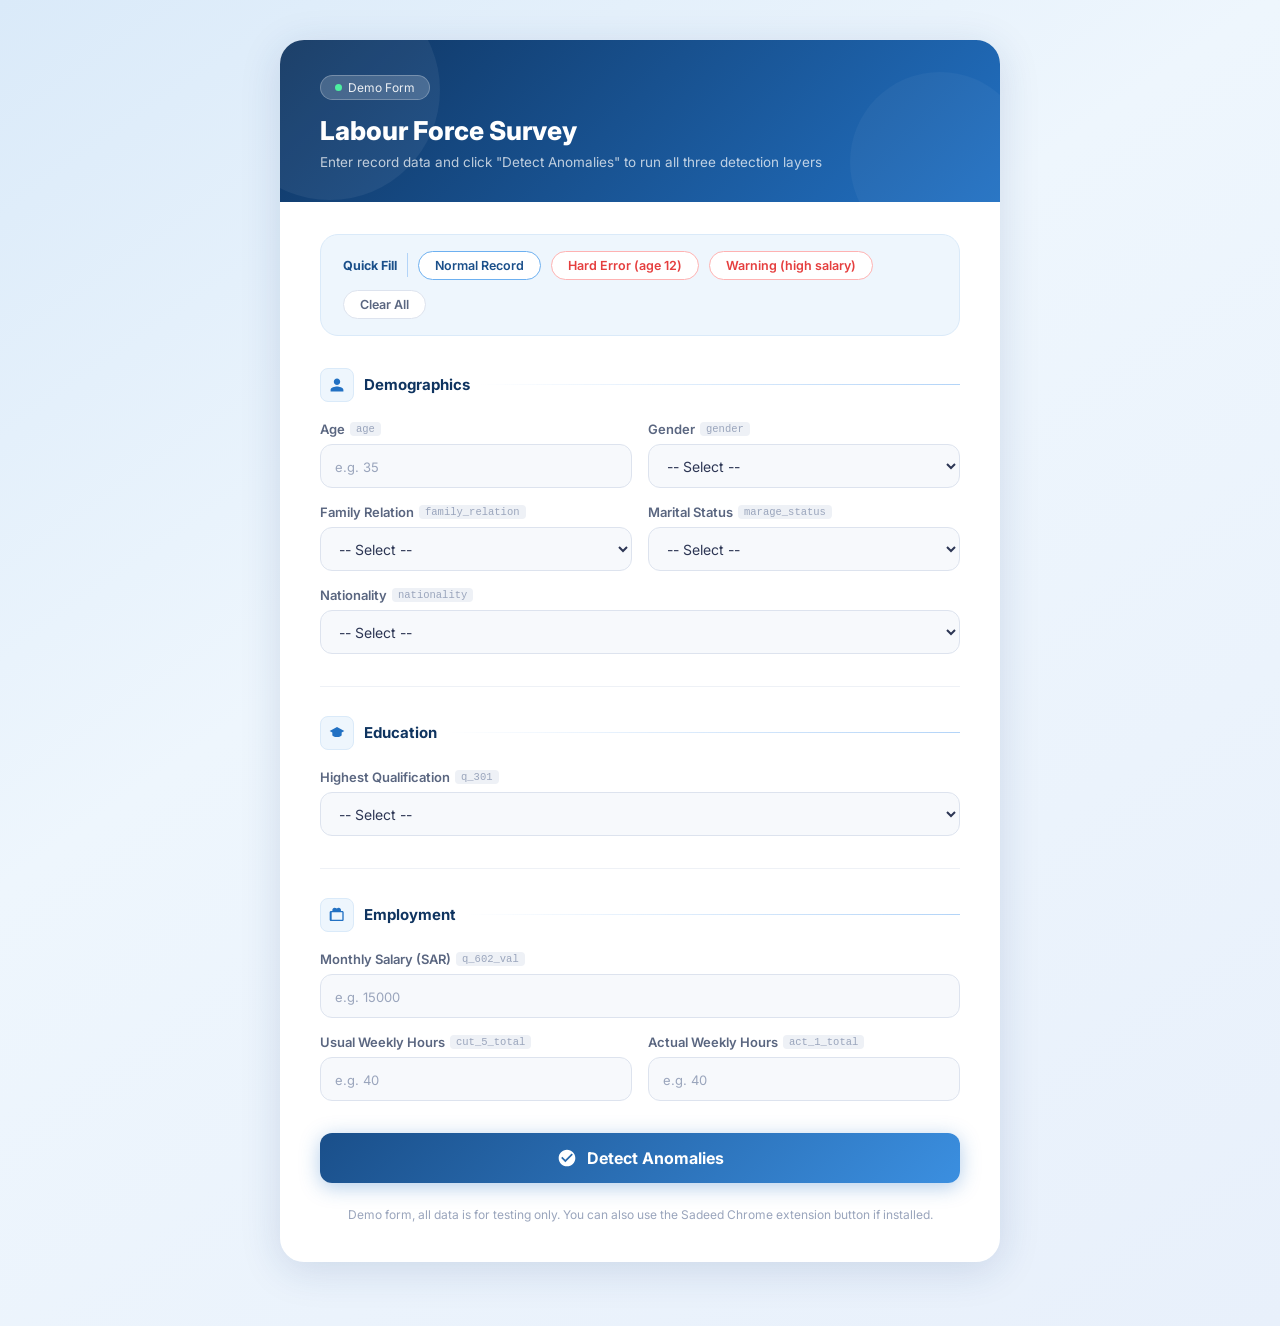
<file: frontend/survey-form.html>
<!DOCTYPE html>
<html lang="en" dir="ltr">
<head>
<meta charset="UTF-8">
<meta name="viewport" content="width=device-width, initial-scale=1.0">
<title>Labour Force Survey Form</title>
<link href="https://fonts.googleapis.com/css2?family=Inter:wght@300;400;500;600;700;800&display=swap" rel="stylesheet">
<style>
  *, *::before, *::after { box-sizing: border-box; margin: 0; padding: 0; }
  :root {
    --blue-700: #0f3460; --blue-600: #1a4f8a; --blue-500: #2271c3;
    --blue-400: #3b8fe0; --blue-300: #6db0f0; --blue-200: #b3d4f8;
    --blue-100: #daeaf9; --blue-50: #eef6fd;
    --white: #ffffff; --gray-50: #f7f9fc; --gray-100: #eef1f6;
    --gray-200: #dde3ee; --gray-400: #9aa5bc; --gray-600: #5a6680; --gray-800: #2d3654;
    --green-600: #276749; --green-400: #38a169; --green-100: #c6f6d5; --green-50: #f0fff4;
    --orange-600: #c05621; --orange-400: #dd6b20; --orange-100: #feebc8; --orange-50: #fffaf0;
    --red-600: #c53030; --red-400: #e53e3e; --red-100: #fed7d7; --red-50: #fff5f5;
    --radius-sm: 8px; --radius-md: 12px; --radius-lg: 18px; --radius-xl: 24px;
    --shadow-lg: 0 8px 40px rgba(30,60,120,0.15);
    --tr: 0.2s cubic-bezier(0.4,0,0.2,1);
  }
  html { scroll-behavior: smooth; }
  body {
    font-family: 'Inter', sans-serif;
    background: linear-gradient(145deg, #daeaf9 0%, #eef6fd 40%, #e8f0fb 100%);
    min-height: 100vh; display: flex; align-items: flex-start;
    justify-content: center; padding: 2.5rem 1rem 4rem; color: var(--gray-800);
  }

  .card { width: 100%; max-width: 720px; background: var(--white); border-radius: var(--radius-xl); box-shadow: var(--shadow-lg); overflow: hidden; animation: slideUp 0.5s cubic-bezier(0.4,0,0.2,1) both; }
  @keyframes slideUp { from{opacity:0;transform:translateY(28px);}to{opacity:1;transform:translateY(0);} }

  .card-header { background: linear-gradient(135deg, var(--blue-700) 0%, var(--blue-500) 100%); padding: 2.2rem 2.5rem 2rem; position: relative; overflow: hidden; }
  .card-header::before { content:''; position:absolute; top:-60px; left:-60px; width:220px; height:220px; border-radius:50%; background:rgba(255,255,255,0.06); }
  .card-header::after  { content:''; position:absolute; bottom:-50px; right:-30px; width:180px; height:180px; border-radius:50%; background:rgba(255,255,255,0.04); }
  .header-badge { display:inline-flex; align-items:center; gap:6px; background:rgba(255,255,255,0.18); border:1px solid rgba(255,255,255,0.25); border-radius:50px; padding:4px 14px; font-size:12px; color:rgba(255,255,255,0.9); margin-bottom:14px; position:relative; z-index:1; }
  .header-badge .dot { width:7px; height:7px; background:#4df0a0; border-radius:50%; animation:pulse 1.8s infinite; }
  @keyframes pulse { 0%,100%{opacity:1;transform:scale(1);}50%{opacity:0.5;transform:scale(1.3);} }
  .card-header h1 { font-size:26px; font-weight:800; color:var(--white); position:relative; z-index:1; line-height:1.3; margin-bottom:6px; }
  .card-header p  { font-size:13.5px; color:rgba(255,255,255,0.72); position:relative; z-index:1; }

  .card-body { padding: 2rem 2.5rem 2.5rem; }

  .quick-fill { background:var(--blue-50); border:1px solid var(--blue-100); border-radius:var(--radius-lg); padding:1rem 1.4rem; margin-bottom:2rem; display:flex; align-items:center; gap:10px; flex-wrap:wrap; }
  .qf-label { font-size:12.5px; font-weight:700; color:var(--blue-600); flex-shrink:0; display:flex; align-items:center; gap:6px; }
  .qf-divider { width:1px; height:24px; background:var(--blue-200); flex-shrink:0; }
  .qf-btn { font-family:'Inter',sans-serif; font-size:12.5px; font-weight:600; padding:6px 16px; border-radius:50px; border:1.5px solid var(--blue-300); background:var(--white); color:var(--blue-600); cursor:pointer; transition:all var(--tr); white-space:nowrap; }
  .qf-btn:hover  { background:var(--blue-500); color:var(--white); border-color:var(--blue-500); transform:translateY(-1px); box-shadow:0 3px 10px rgba(34,113,195,0.25); }
  .qf-btn.danger { border-color:#feb2b2; color:var(--red-400); }
  .qf-btn.danger:hover { background:var(--red-400); color:var(--white); border-color:var(--red-400); }
  .qf-btn.clear  { border-color:var(--gray-200); color:var(--gray-600); }
  .qf-btn.clear:hover { background:var(--gray-100); }

  .section { margin-bottom:2rem; }
  .section-head { display:flex; align-items:center; gap:10px; margin-bottom:1.2rem; }
  .section-icon { width:34px; height:34px; border-radius:var(--radius-sm); background:var(--blue-50); border:1px solid var(--blue-100); display:flex; align-items:center; justify-content:center; flex-shrink:0; }
  .section-icon svg { width:16px; height:16px; fill:var(--blue-500); }
  .section-title { font-size:15px; font-weight:700; color:var(--blue-700); }
  .section-line  { flex:1; height:1px; background:linear-gradient(to right,transparent,var(--blue-200)); }

  .grid-2 { display:grid; grid-template-columns:1fr 1fr; gap:1rem; }
  .col-span-2 { grid-column:1/-1; }

  .field { display:flex; flex-direction:column; gap:7px; }
  .field label { font-size:13px; font-weight:600; color:var(--gray-600); display:flex; align-items:center; gap:5px; }
  .field label .code { font-size:10.5px; font-weight:500; font-family:'Courier New',monospace; color:var(--gray-400); background:var(--gray-100); padding:1px 6px; border-radius:4px; }
  .field input, .field select { width:100%; height:44px; padding:0 14px; border-radius:var(--radius-md); border:1.5px solid var(--gray-200); background:var(--gray-50); font-family:'Inter',sans-serif; font-size:14px; color:var(--gray-800); outline:none; transition:all var(--tr); }
  .field input::placeholder { color:var(--gray-400); font-size:13px; }
  .field input:hover, .field select:hover { border-color:var(--blue-300); background:var(--white); }
  .field input:focus, .field select:focus { border-color:var(--blue-400); background:var(--white); box-shadow:0 0 0 4px rgba(59,143,224,0.12); }

  .btn-check { width:100%; margin-top:0.5rem; padding:15px 24px; background:linear-gradient(135deg,var(--blue-600) 0%,var(--blue-400) 100%); color:var(--white); font-family:'Inter',sans-serif; font-size:16px; font-weight:700; border:none; border-radius:var(--radius-md); cursor:pointer; display:flex; align-items:center; justify-content:center; gap:10px; transition:all var(--tr); box-shadow:0 4px 20px rgba(34,113,195,0.35); }
  .btn-check:hover  { transform:translateY(-2px); box-shadow:0 8px 28px rgba(34,113,195,0.45); }
  .btn-check:disabled { opacity:0.5; cursor:not-allowed; transform:none; }

  .divider { border:none; border-top:1px solid var(--gray-100); margin:1.8rem 0; }
  .footer-note { text-align:center; font-size:12px; color:var(--gray-400); margin-top:1.5rem; }

  /* Modal */
  .modal-overlay { display:none; position:fixed; inset:0; z-index:1000; background:rgba(15,30,60,0.50); backdrop-filter:blur(4px); align-items:center; justify-content:center; padding:1rem; }
  .modal-overlay.open { display:flex; animation:fadeOv 0.25s ease both; }
  @keyframes fadeOv { from{opacity:0;}to{opacity:1;} }
  .modal { width:100%; max-width:480px; background:var(--white); border-radius:var(--radius-xl); box-shadow:0 24px 64px rgba(15,30,80,0.25); overflow:hidden; animation:modalUp 0.3s cubic-bezier(0.34,1.4,0.64,1) both; }
  @keyframes modalUp { from{opacity:0;transform:translateY(32px) scale(0.95);}to{opacity:1;transform:translateY(0) scale(1);} }

  .modal-header { display:flex; align-items:center; justify-content:space-between; padding:1.3rem 1.5rem 1rem; border-bottom:1px solid var(--gray-100); }
  .modal-title  { font-size:17px; font-weight:800; color:var(--gray-800); }
  .modal-close  { width:32px; height:32px; border-radius:50%; border:1.5px solid var(--gray-200); background:var(--white); display:flex; align-items:center; justify-content:center; cursor:pointer; transition:all var(--tr); font-size:15px; color:var(--gray-600); }
  .modal-close:hover { background:var(--gray-100); }

  .modal-body { padding:1.25rem 1.5rem 1.5rem; display:flex; flex-direction:column; gap:0.9rem; }

  .status-banner { border-radius:var(--radius-md); padding:1rem 1.25rem; display:flex; align-items:center; gap:10px; font-size:16px; font-weight:700; }
  .status-banner.clean   { background:var(--green-50); border:1.5px solid var(--green-100); color:var(--green-600); }
  .status-banner.warning { background:var(--orange-50); border:1.5px solid var(--orange-100); color:var(--orange-600); }
  .status-banner.hard-error { background:var(--red-50); border:2px solid var(--red-100); color:var(--red-600); }

  .ai-box { background:var(--gray-50); border-radius:var(--radius-md); border:1px solid var(--gray-200); padding:1rem 1.1rem; display:none; }
  .ai-box.visible { display:block; }
  .ai-box-header { display:flex; align-items:center; gap:7px; font-size:13px; font-weight:700; color:var(--blue-600); margin-bottom:8px; }
  .ai-box p { font-size:13px; color:var(--gray-600); line-height:1.85; }

  .score-row { display:flex; align-items:center; justify-content:space-between; padding:0.85rem 1rem; border-radius:var(--radius-md); border:1px solid var(--gray-200); background:var(--white); border-left:4px solid var(--gray-200); }
  .score-row.ok-row  { border-left-color:var(--green-400); }
  .score-row.bad-row { border-left-color:var(--red-400); }
  .score-name { font-size:14px; font-weight:700; color:var(--gray-800); }
  .score-val  { font-size:13.5px; font-weight:700; }
  .score-val.ok  { color:var(--green-600); }
  .score-val.bad { color:var(--red-600); }

  @media(max-width:560px){
    body{padding:1rem 0.75rem 3rem;}
    .card-header,.card-body{padding:1.5rem;}
    .card-header h1{font-size:21px;}
    .grid-2{grid-template-columns:1fr;}
  }
</style>
</head>
<body>

<div class="card">
  <div class="card-header">
    <div class="header-badge"><span class="dot"></span>Demo Form</div>
    <h1>Labour Force Survey</h1>
    <p>Enter record data and click "Detect Anomalies" to run all three detection layers</p>
  </div>

  <div class="card-body">

    <div class="quick-fill">
      <span class="qf-label">Quick Fill</span>
      <div class="qf-divider"></div>
      <button class="qf-btn"        onclick="fillNormal()">Normal Record</button>
      <button class="qf-btn danger" onclick="fillAnomaly1()">Hard Error (age 12)</button>
      <button class="qf-btn danger" onclick="fillAnomaly2()">Warning (high salary)</button>
      <button class="qf-btn clear"  onclick="clearAll()">Clear All</button>
    </div>

    <div class="section">
      <div class="section-head">
        <div class="section-icon"><svg viewBox="0 0 24 24"><path d="M12 12c2.7 0 4.8-2.1 4.8-4.8S14.7 2.4 12 2.4 7.2 4.5 7.2 7.2 9.3 12 12 12zm0 2.4c-3.2 0-9.6 1.6-9.6 4.8v2.4h19.2v-2.4c0-3.2-6.4-4.8-9.6-4.8z"/></svg></div>
        <span class="section-title">Demographics</span>
        <div class="section-line"></div>
      </div>
      <div class="grid-2">
        <div class="field">
          <label>Age <span class="code">age</span></label>
          <input type="number" id="age" min="1" max="120" placeholder="e.g. 35">
        </div>
        <div class="field">
          <label>Gender <span class="code">gender</span></label>
          <select id="gender"><option value="">-- Select --</option><option value="male">Male</option><option value="female">Female</option></select>
        </div>
        <div class="field">
          <label>Family Relation <span class="code">family_relation</span></label>
          <select id="family_relation"><option value="">-- Select --</option><option value="head">Head of household</option><option value="spouse">Spouse</option><option value="son">Son</option><option value="daughter">Daughter</option><option value="sibling">Sibling</option><option value="relative">Other relative</option><option value="domestic">Domestic worker</option><option value="none">Non-relative</option></select>
        </div>
        <div class="field">
          <label>Marital Status <span class="code">marage_status</span></label>
          <select id="marage_status"><option value="">-- Select --</option><option value="single">Never married</option><option value="married">Married</option><option value="divorced">Divorced</option><option value="widowed">Widowed</option></select>
        </div>
        <div class="field col-span-2">
          <label>Nationality <span class="code">nationality</span></label>
          <select id="nationality"><option value="">-- Select --</option><option value="sa">Saudi</option><option value="eg">Egyptian</option><option value="ye">Yemeni</option><option value="pk">Pakistani</option><option value="et">Ethiopian</option><option value="ph">Filipino</option><option value="sd">Sudanese</option><option value="jo">Jordanian</option><option value="lb">Lebanese</option></select>
        </div>
      </div>
    </div>

    <hr class="divider">

    <div class="section">
      <div class="section-head">
        <div class="section-icon"><svg viewBox="0 0 24 24"><path d="M12 3L1 9l4 2.18V15s0 3 7 3 7-3 7-3v-3.82L23 9 12 3zm6 8.99l-6 3.01-6-3.01V13l6 3 6-3v-.01z"/></svg></div>
        <span class="section-title">Education</span>
        <div class="section-line"></div>
      </div>
      <div class="field">
        <label>Highest Qualification <span class="code">q_301</span></label>
        <select id="q_301"><option value="">-- Select --</option><option value="0">No formal education</option><option value="1">Primary (incomplete)</option><option value="2">Primary education</option><option value="3">Intermediate</option><option value="4">Secondary (general)</option><option value="5">Secondary (vocational)</option><option value="6">Associate diploma</option><option value="7">Diploma</option><option value="8">Bachelor's</option><option value="9">Bachelor's (5 year)</option><option value="10">Master's</option><option value="11">PhD</option></select>
      </div>
    </div>

    <hr class="divider">

    <div class="section">
      <div class="section-head">
        <div class="section-icon"><svg viewBox="0 0 24 24"><path d="M20 6h-2.18c.07-.44.18-.88.18-1.35C18 2.53 16.5 1 14.65 1c-1.2 0-2.16.55-2.77 1.39L12 3.25l-.88-1.86C10.51 1.55 9.55 1 8.35 1 6.5 1 5 2.53 5 4.65c0 .47.11.9.18 1.35H3c-1.1 0-2 .9-2 2v11c0 1.1.9 2 2 2h17c1.1 0 2-.9 2-2V8c0-1.1-.9-2-2-2zM20 19H4V8h16v11z"/></svg></div>
        <span class="section-title">Employment</span>
        <div class="section-line"></div>
      </div>
      <div class="grid-2">
        <div class="field col-span-2">
          <label>Monthly Salary (SAR) <span class="code">q_602_val</span></label>
          <input type="number" id="q_602_val" min="0" placeholder="e.g. 15000">
        </div>
        <div class="field">
          <label>Usual Weekly Hours <span class="code">cut_5_total</span></label>
          <input type="number" id="cut_5_total" min="0" max="168" placeholder="e.g. 40">
        </div>
        <div class="field">
          <label>Actual Weekly Hours <span class="code">act_1_total</span></label>
          <input type="number" id="act_1_total" min="0" max="168" placeholder="e.g. 40">
        </div>
      </div>
    </div>

    <button class="btn-check" id="detectBtn" onclick="detectAnomalies()">
      <svg viewBox="0 0 24 24" style="width:20px;height:20px;fill:#fff"><path d="M12 2C6.48 2 2 6.48 2 12s4.48 10 10 10 10-4.48 10-10S17.52 2 12 2zm-2 15l-5-5 1.41-1.41L10 14.17l7.59-7.59L19 8l-9 9z"/></svg>
      Detect Anomalies
    </button>

    <p class="footer-note">Demo form, all data is for testing only. You can also use the Sadeed Chrome extension button if installed.</p>
  </div>
</div>

<!-- Results Modal -->
<div class="modal-overlay" id="modalOverlay" onclick="if(event.target===this)closeModal()">
  <div class="modal">
    <div class="modal-header">
      <div class="modal-title">Sadeed Detection Results</div>
      <button class="modal-close" onclick="closeModal()">&#10005;</button>
    </div>
    <div class="modal-body">
      <div class="status-banner" id="statusBanner">
        <span id="statusText"></span>
      </div>
      <div class="ai-box" id="aiBox">
        <div class="ai-box-header">LLM Explanation</div>
        <p id="aiText"></p>
      </div>
      <div class="score-row" id="geRow">
        <div class="score-name">Business Rules (GE)</div>
        <div class="score-val" id="geVal"></div>
      </div>
      <div class="score-row" id="svmRow">
        <div class="score-name">Statistical Model (SVM)</div>
        <div class="score-val" id="svmVal"></div>
      </div>
      <div class="score-row" id="llmRow" style="display:none">
        <div class="score-name">LLM Review</div>
        <div class="score-val" id="llmVal"></div>
      </div>
    </div>
  </div>
</div>

<script>
  const API_BASE = "http://localhost:8000";
  const IDS = ['age','gender','family_relation','marage_status','nationality','q_301','q_602_val','cut_5_total','act_1_total'];
  const g = id => document.getElementById(id);
  const s = (id,val) => { g(id).value = val; };

  function fillNormal(){
    s('age',35); s('gender','male'); s('family_relation','head');
    s('marage_status','married'); s('nationality','sa'); s('q_301','8');
    s('q_602_val',8000); s('cut_5_total',40); s('act_1_total',42);
  }
  function fillAnomaly1(){
    s('age',12); s('gender','male'); s('family_relation','head');
    s('marage_status','married'); s('nationality','sa'); s('q_301','8');
    s('q_602_val',650000); s('cut_5_total',120); s('act_1_total',120);
  }
  function fillAnomaly2(){
    s('age',35); s('gender','male'); s('family_relation','head');
    s('marage_status','married'); s('nationality','sa'); s('q_301','11');
    s('q_602_val',80000); s('cut_5_total',40); s('act_1_total',40);
  }
  function clearAll(){
    IDS.forEach(id => { g(id).value = ''; });
    g('modalOverlay').classList.remove('open');
  }

  async function detectAnomalies(){
    const btn = g('detectBtn');
    const data = {};
    for (const id of IDS) {
      const val = g(id).value;
      if (val !== '') {
        const num = Number(val);
        data[id] = isNaN(num) ? val : num;
      }
    }
    if (Object.keys(data).length === 0) return;

    btn.disabled = true;
    btn.innerHTML = '<svg viewBox="0 0 24 24" style="width:20px;height:20px;fill:#fff;animation:spin 1s linear infinite"><path d="M12 4V2A10 10 0 0 0 2 12h2a8 8 0 0 1 8-8z"/></svg> Detecting...';

    try {
      const resp = await fetch(`${API_BASE}/anomalies/detect`, {
        method: 'POST',
        headers: { 'Content-Type': 'application/json' },
        body: JSON.stringify({ record_id: crypto.randomUUID(), data }),
      });
      if (!resp.ok) throw new Error(`HTTP ${resp.status}`);
      const result = await resp.json();
      showModal(result);
    } catch (err) {
      showError(err.message);
    } finally {
      btn.disabled = false;
      btn.innerHTML = '<svg viewBox="0 0 24 24" style="width:20px;height:20px;fill:#fff"><path d="M12 2C6.48 2 2 6.48 2 12s4.48 10 10 10 10-4.48 10-10S17.52 2 12 2zm-2 15l-5-5 1.41-1.41L10 14.17l7.59-7.59L19 8l-9 9z"/></svg> Detect Anomalies';
    }
  }

  function showModal(result){
    const banner = g('statusBanner');
    const aiBox = g('aiBox');
    const strategies = {};
    if (result.results) {
      for (const r of result.results) strategies[r.strategy] = r;
    }

    if (!result.is_anomaly) {
      banner.className = 'status-banner clean';
      g('statusText').textContent = 'Clean — No anomalies detected';
      aiBox.classList.remove('visible');
    } else if (result.severity === 'hard_error') {
      banner.className = 'status-banner hard-error';
      g('statusText').textContent = 'Hard Error — Data entry error detected';
      aiBox.classList.add('visible');
      g('aiText').textContent = result.explanation || '';
    } else {
      banner.className = 'status-banner warning';
      g('statusText').textContent = 'Warning — Suspicious data, needs review';
      aiBox.classList.add('visible');
      g('aiText').textContent = result.explanation || '';
    }

    // GE score
    const ge = strategies.great_expectations;
    if (ge) {
      g('geRow').className = 'score-row ' + (ge.is_anomaly ? 'bad-row' : 'ok-row');
      g('geVal').className = 'score-val ' + (ge.is_anomaly ? 'bad' : 'ok');
      g('geVal').textContent = (ge.is_anomaly ? '\u26A0 ' : '\u2714 ') + (ge.score * 100).toFixed(1) + '%';
    }

    // SVM score
    const svm = strategies.svm;
    if (svm) {
      g('svmRow').className = 'score-row ' + (svm.is_anomaly ? 'bad-row' : 'ok-row');
      g('svmVal').className = 'score-val ' + (svm.is_anomaly ? 'bad' : 'ok');
      g('svmVal').textContent = (svm.is_anomaly ? '\u26A0 ' : '\u2714 ') + (svm.score * 100).toFixed(1) + '%';
    }

    // LLM score
    const llm = strategies.llm;
    if (llm) {
      g('llmRow').style.display = 'flex';
      g('llmRow').className = 'score-row ' + (llm.is_anomaly ? 'bad-row' : 'ok-row');
      g('llmVal').className = 'score-val ' + (llm.is_anomaly ? 'bad' : 'ok');
      g('llmVal').textContent = (llm.is_anomaly ? '\u26A0 ' : '\u2714 ') + (llm.score * 100).toFixed(1) + '%';
    } else {
      g('llmRow').style.display = 'none';
    }

    g('modalOverlay').classList.add('open');
    document.body.style.overflow = 'hidden';
  }

  function showError(msg){
    g('statusBanner').className = 'status-banner hard-error';
    g('statusText').textContent = 'Connection Error';
    g('aiBox').classList.add('visible');
    g('aiText').textContent = msg + ' — Is the backend running on localhost:8000?';
    g('geRow').className = 'score-row'; g('geVal').textContent = '—';
    g('svmRow').className = 'score-row'; g('svmVal').textContent = '—';
    g('llmRow').style.display = 'none';
    g('modalOverlay').classList.add('open');
    document.body.style.overflow = 'hidden';
  }

  function closeModal(){
    g('modalOverlay').classList.remove('open');
    document.body.style.overflow = '';
  }
  document.addEventListener('keydown', e => { if(e.key === 'Escape') closeModal(); });
</script>
</body>
</html>
</file>
